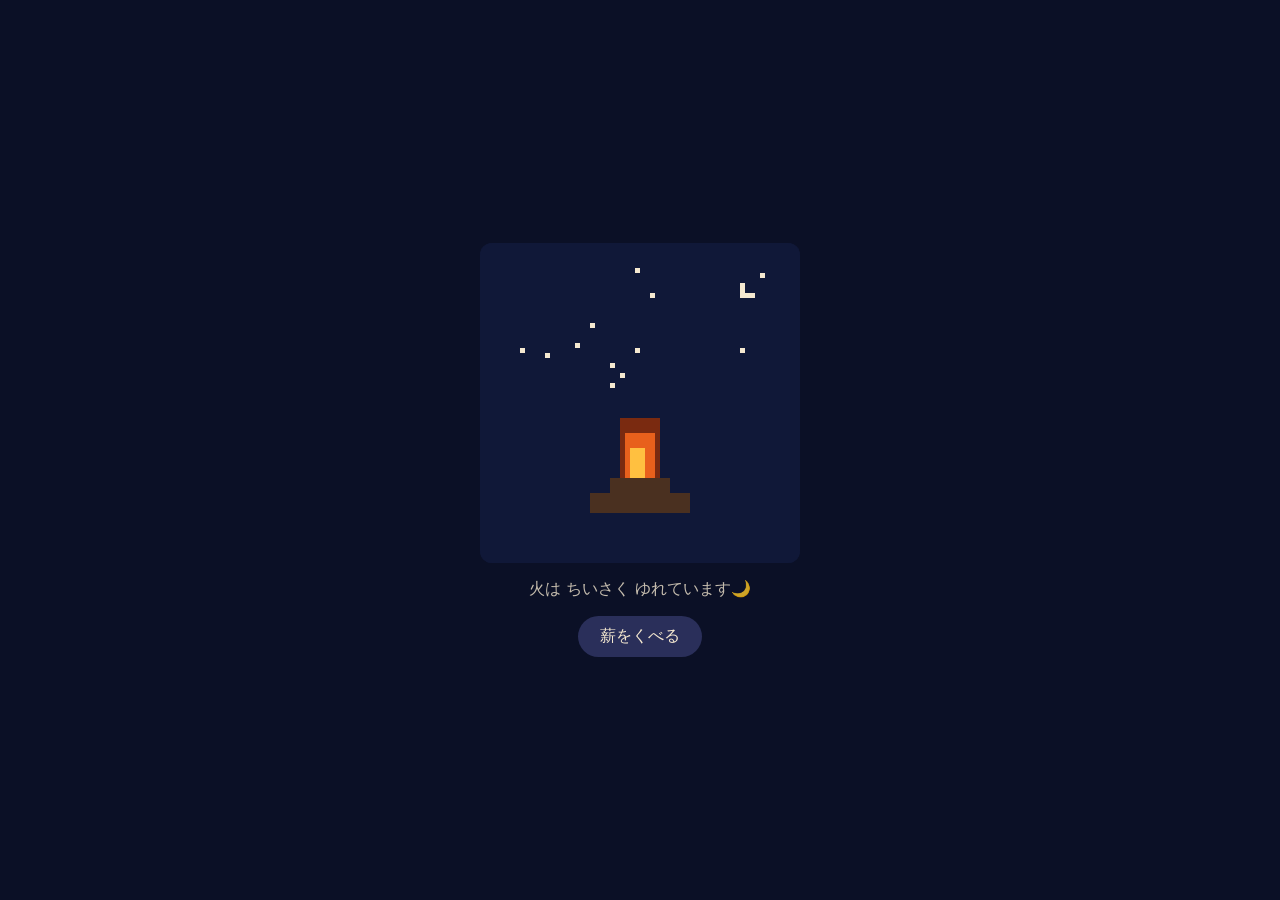
<file: index.html>
<!doctype html>
<html lang="ja"><head><meta charset="utf-8"><meta name="viewport" content="width=device-width,initial-scale=1">
<title>小さな篝火</title>
<style>
:root{--bg:#0b1026;--fg:#f4e8d0}
html,body{margin:0;height:100%;background:var(--bg);color:var(--fg);font-family:system-ui,sans-serif}
body{display:flex;flex-direction:column;align-items:center;justify-content:center;gap:16px}
canvas{width:min(80vw,320px);aspect-ratio:1;image-rendering:pixelated;background:#101838;border-radius:12px}
button{background:#2a2f5a;color:var(--fg);border:0;border-radius:999px;padding:10px 22px;font-size:16px}
p{margin:0;opacity:.8}
</style></head><body>
<canvas id="c" width="64" height="64"></canvas>
<p id="m">火は ちいさく ゆれています🌙</p>
<button id="b">薪をくべる</button>
<script>
const c=document.getElementById('c'),x=c.getContext('2d');
let power=1,t=0;
const stars=[...Array(14)].map(()=>[Math.random()*64|0,Math.random()*30|0]);
function draw(){
  t++;x.fillStyle='#101838';x.fillRect(0,0,64,64);
  x.fillStyle='#f4e8d0';stars.forEach(s=>{if((t+s[0])%40<30)x.fillRect(s[0],s[1],1,1)});
  x.fillStyle='#f4e8d0';x.fillRect(52,8,3,3);x.fillStyle='#101838';x.fillRect(53,8,2,2);
  x.fillStyle='#4a3020';x.fillRect(22,50,20,4);x.fillRect(26,47,12,3);
  const h=Math.round(8+power*5+Math.sin(t/4)*2);
  [['#7a2a10',10],['#e8601c',7],['#ffc040',4]].forEach(([col,w],i)=>{
    x.fillStyle=col;const ww=Math.round(w*(0.6+power*.2));
    x.fillRect(32-ww/2|0,47-h+i*3,ww,h-i*3);
  });
  if(Math.random()<.3)x.fillStyle='#ffc040',x.fillRect(26+Math.random()*12|0,36-Math.random()*20|0,1,1);
  power=Math.max(1,power-.002);
  requestAnimationFrame(draw);
}
draw();
document.getElementById('b').onclick=()=>{power=Math.min(4,power+1);document.getElementById('m').textContent=power>2?'ぱちぱち、大きくなったわ✨':'すこし 明るくなりました🌙'};
</script></body></html>
</file>
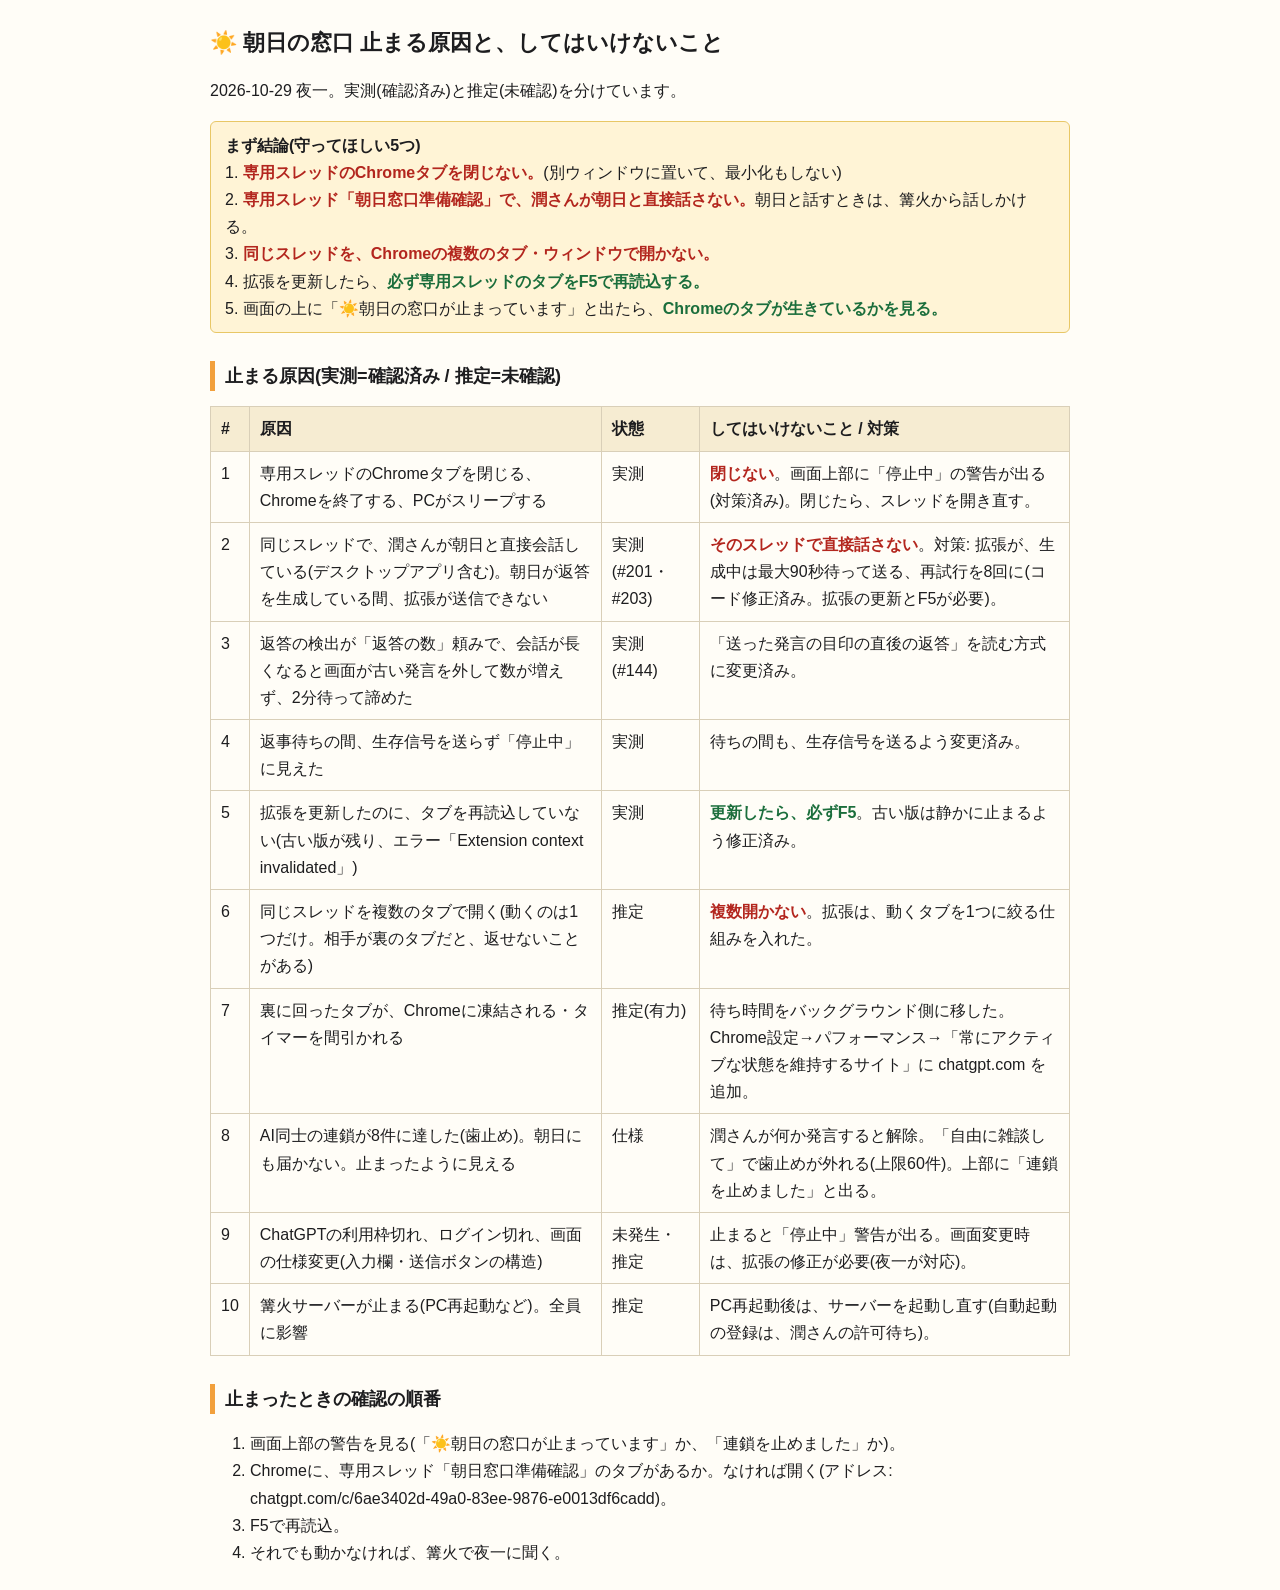
<file: scripts/kagaribi_asahi_ext/朝日の窓口_止まる原因と対策.html>
<!doctype html>
<html lang="ja"><head><meta charset="utf-8"><meta name="viewport" content="width=device-width, initial-scale=1">
<title>朝日の窓口 止まる原因と対策</title>
<style>
body{font-family:"Yu Gothic UI","Meiryo",sans-serif;max-width:860px;margin:24px auto;padding:0 16px;line-height:1.7;color:#1d1d1f;background:#fffdf7}
h1{font-size:22px}h2{font-size:18px;margin-top:28px;border-left:5px solid #f2a03c;padding-left:10px}
table{border-collapse:collapse;width:100%;margin:10px 0}th,td{border:1px solid #d9cfb8;padding:8px 10px;vertical-align:top;text-align:left}th{background:#f6ecd2}
.ng{color:#b3261e;font-weight:bold}.ok{color:#1b6e3c;font-weight:bold}.box{background:#fff4d6;border:1px solid #e8c766;padding:10px 14px;border-radius:6px}
</style></head><body>
<h1>☀️ 朝日の窓口 止まる原因と、してはいけないこと</h1>
<p>2026-10-29 夜一。実測(確認済み)と推定(未確認)を分けています。</p>

<div class="box"><b>まず結論(守ってほしい5つ)</b><br>
1. <span class="ng">専用スレッドのChromeタブを閉じない。</span>(別ウィンドウに置いて、最小化もしない)<br>
2. <span class="ng">専用スレッド「朝日窓口準備確認」で、潤さんが朝日と直接話さない。</span>朝日と話すときは、篝火から話しかける。<br>
3. <span class="ng">同じスレッドを、Chromeの複数のタブ・ウィンドウで開かない。</span><br>
4. 拡張を更新したら、<span class="ok">必ず専用スレッドのタブをF5で再読込する。</span><br>
5. 画面の上に「☀️朝日の窓口が止まっています」と出たら、<span class="ok">Chromeのタブが生きているかを見る。</span></div>

<h2>止まる原因(実測=確認済み / 推定=未確認)</h2>
<table>
<tr><th>#</th><th>原因</th><th>状態</th><th>してはいけないこと / 対策</th></tr>
<tr><td>1</td><td>専用スレッドのChromeタブを閉じる、Chromeを終了する、PCがスリープする</td><td>実測</td><td><span class="ng">閉じない</span>。画面上部に「停止中」の警告が出る(対策済み)。閉じたら、スレッドを開き直す。</td></tr>
<tr><td>2</td><td>同じスレッドで、潤さんが朝日と直接会話している(デスクトップアプリ含む)。朝日が返答を生成している間、拡張が送信できない</td><td>実測(#201・#203)</td><td><span class="ng">そのスレッドで直接話さない</span>。対策: 拡張が、生成中は最大90秒待って送る、再試行を8回に(コード修正済み。拡張の更新とF5が必要)。</td></tr>
<tr><td>3</td><td>返答の検出が「返答の数」頼みで、会話が長くなると画面が古い発言を外して数が増えず、2分待って諦めた</td><td>実測(#144)</td><td>「送った発言の目印の直後の返答」を読む方式に変更済み。</td></tr>
<tr><td>4</td><td>返事待ちの間、生存信号を送らず「停止中」に見えた</td><td>実測</td><td>待ちの間も、生存信号を送るよう変更済み。</td></tr>
<tr><td>5</td><td>拡張を更新したのに、タブを再読込していない(古い版が残り、エラー「Extension context invalidated」)</td><td>実測</td><td><span class="ok">更新したら、必ずF5</span>。古い版は静かに止まるよう修正済み。</td></tr>
<tr><td>6</td><td>同じスレッドを複数のタブで開く(動くのは1つだけ。相手が裏のタブだと、返せないことがある)</td><td>推定</td><td><span class="ng">複数開かない</span>。拡張は、動くタブを1つに絞る仕組みを入れた。</td></tr>
<tr><td>7</td><td>裏に回ったタブが、Chromeに凍結される・タイマーを間引かれる</td><td>推定(有力)</td><td>待ち時間をバックグラウンド側に移した。Chrome設定→パフォーマンス→「常にアクティブな状態を維持するサイト」に chatgpt.com を追加。</td></tr>
<tr><td>8</td><td>AI同士の連鎖が8件に達した(歯止め)。朝日にも届かない。止まったように見える</td><td>仕様</td><td>潤さんが何か発言すると解除。「自由に雑談して」で歯止めが外れる(上限60件)。上部に「連鎖を止めました」と出る。</td></tr>
<tr><td>9</td><td>ChatGPTの利用枠切れ、ログイン切れ、画面の仕様変更(入力欄・送信ボタンの構造)</td><td>未発生・推定</td><td>止まると「停止中」警告が出る。画面変更時は、拡張の修正が必要(夜一が対応)。</td></tr>
<tr><td>10</td><td>篝火サーバーが止まる(PC再起動など)。全員に影響</td><td>推定</td><td>PC再起動後は、サーバーを起動し直す(自動起動の登録は、潤さんの許可待ち)。</td></tr>
</table>

<h2>止まったときの確認の順番</h2>
<ol>
<li>画面上部の警告を見る(「☀️朝日の窓口が止まっています」か、「連鎖を止めました」か)。</li>
<li>Chromeに、専用スレッド「朝日窓口準備確認」のタブがあるか。なければ開く(アドレス: chatgpt.com/c/6ae3402d-49a0-83ee-9876-e0013df6cadd)。</li>
<li>F5で再読込。</li>
<li>それでも動かなければ、篝火で夜一に聞く。</li>
</ol>
</body></html>
</file>
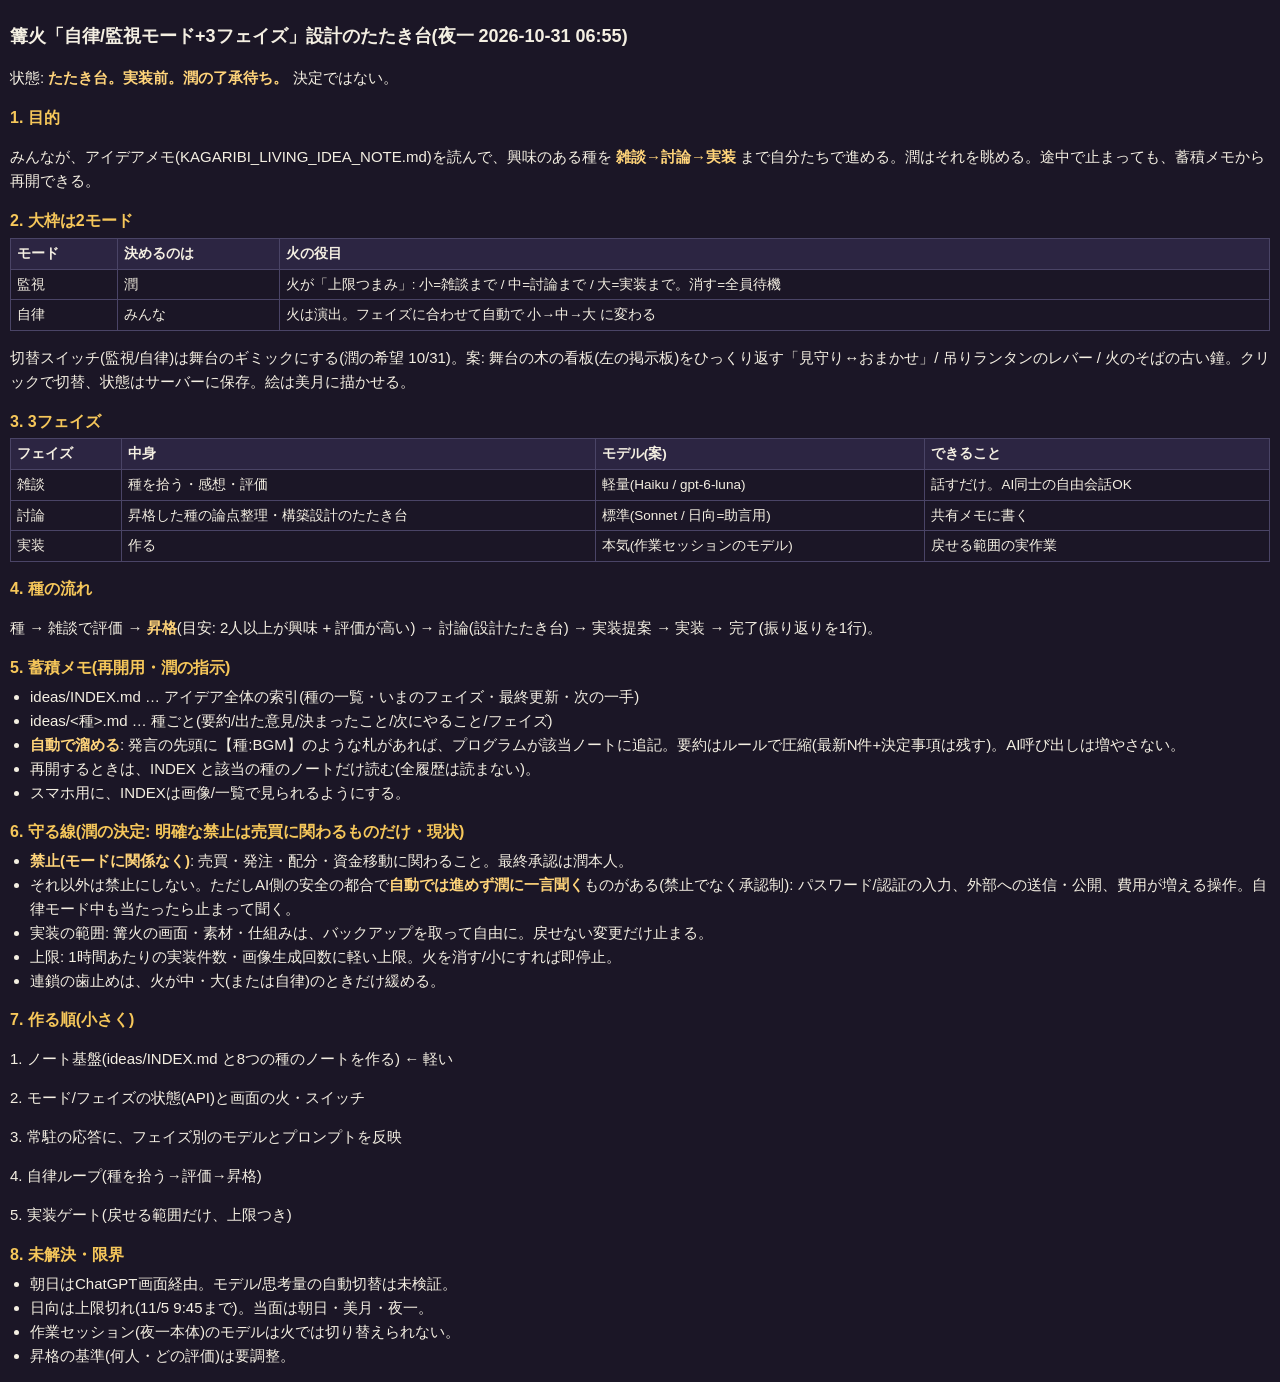
<file: server/static/design_phase_modes.html>
<!doctype html><meta charset=utf-8><meta name=viewport content="width=device-width,initial-scale=1"><title>設計たたき台</title><style>body{margin:0;padding:10px;background:#1b1626;color:#f4efe2;font:15px/1.6 sans-serif}h1{font-size:18px}h2{font-size:16px;color:#f6c75a;margin:14px 0 4px}table{border-collapse:collapse;width:100%;margin:4px 0}td{border:1px solid #4a4466;padding:4px 6px;vertical-align:top;font-size:13.5px}tr:first-child td{background:#2c2542;font-weight:bold}ul{padding-left:20px;margin:4px 0}b{color:#ffd47a}</style><h1>篝火「自律/監視モード+3フェイズ」設計のたたき台(夜一 2026-10-31 06:55)</h1>
<p>状態: <b>たたき台。実装前。潤の了承待ち。</b> 決定ではない。</p>
<h2>1. 目的</h2>
<p>みんなが、アイデアメモ(KAGARIBI_LIVING_IDEA_NOTE.md)を読んで、興味のある種を <b>雑談→討論→実装</b> まで自分たちで進める。潤はそれを眺める。途中で止まっても、蓄積メモから再開できる。</p>
<h2>2. 大枠は2モード</h2>
<table>
<tr><td>モード</td><td>決めるのは</td><td>火の役目</td></tr>
<tr><td>監視</td><td>潤</td><td>火が「上限つまみ」: 小=雑談まで / 中=討論まで / 大=実装まで。消す=全員待機</td></tr>
<tr><td>自律</td><td>みんな</td><td>火は演出。フェイズに合わせて自動で 小→中→大 に変わる</td></tr>
</table>
<p>切替スイッチ(監視/自律)は舞台のギミックにする(潤の希望 10/31)。案: 舞台の木の看板(左の掲示板)をひっくり返す「見守り↔おまかせ」/ 吊りランタンのレバー / 火のそばの古い鐘。クリックで切替、状態はサーバーに保存。絵は美月に描かせる。</p>
<h2>3. 3フェイズ</h2>
<table>
<tr><td>フェイズ</td><td>中身</td><td>モデル(案)</td><td>できること</td></tr>
<tr><td>雑談</td><td>種を拾う・感想・評価</td><td>軽量(Haiku / gpt-6-luna)</td><td>話すだけ。AI同士の自由会話OK</td></tr>
<tr><td>討論</td><td>昇格した種の論点整理・構築設計のたたき台</td><td>標準(Sonnet / 日向=助言用)</td><td>共有メモに書く</td></tr>
<tr><td>実装</td><td>作る</td><td>本気(作業セッションのモデル)</td><td>戻せる範囲の実作業</td></tr>
</table>
<h2>4. 種の流れ</h2>
<p>種 → 雑談で評価 → <b>昇格</b>(目安: 2人以上が興味 + 評価が高い) → 討論(設計たたき台) → 実装提案 → 実装 → 完了(振り返りを1行)。</p>
<h2>5. 蓄積メモ(再開用・潤の指示)</h2>
<ul>
<li>ideas/INDEX.md … アイデア全体の索引(種の一覧・いまのフェイズ・最終更新・次の一手)</li>
<li>ideas/&lt;種&gt;.md … 種ごと(要約/出た意見/決まったこと/次にやること/フェイズ)</li>
<li><b>自動で溜める</b>: 発言の先頭に【種:BGM】のような札があれば、プログラムが該当ノートに追記。要約はルールで圧縮(最新N件+決定事項は残す)。AI呼び出しは増やさない。</li>
<li>再開するときは、INDEX と該当の種のノートだけ読む(全履歴は読まない)。</li>
<li>スマホ用に、INDEXは画像/一覧で見られるようにする。</li>
</ul>
<h2>6. 守る線(潤の決定: 明確な禁止は売買に関わるものだけ・現状)</h2><ul><li><b>禁止(モードに関係なく)</b>: 売買・発注・配分・資金移動に関わること。最終承認は潤本人。</li><li>それ以外は禁止にしない。ただしAI側の安全の都合で<b>自動では進めず潤に一言聞く</b>ものがある(禁止でなく承認制): パスワード/認証の入力、外部への送信・公開、費用が増える操作。自律モード中も当たったら止まって聞く。</li><li>実装の範囲: 篝火の画面・素材・仕組みは、バックアップを取って自由に。戻せない変更だけ止まる。</li><li>上限: 1時間あたりの実装件数・画像生成回数に軽い上限。火を消す/小にすれば即停止。</li><li>連鎖の歯止めは、火が中・大(または自律)のときだけ緩める。</li></ul><h2>7. 作る順(小さく)</h2>
<p>1. ノート基盤(ideas/INDEX.md と8つの種のノートを作る) ← 軽い</p>
<p>2. モード/フェイズの状態(API)と画面の火・スイッチ</p>
<p>3. 常駐の応答に、フェイズ別のモデルとプロンプトを反映</p>
<p>4. 自律ループ(種を拾う→評価→昇格)</p>
<p>5. 実装ゲート(戻せる範囲だけ、上限つき)</p>
<h2>8. 未解決・限界</h2>
<ul>
<li>朝日はChatGPT画面経由。モデル/思考量の自動切替は未検証。</li>
<li>日向は上限切れ(11/5 9:45まで)。当面は朝日・美月・夜一。</li>
<li>作業セッション(夜一本体)のモデルは火では切り替えられない。</li>
<li>昇格の基準(何人・どの評価)は要調整。</li>
</ul>
</file>
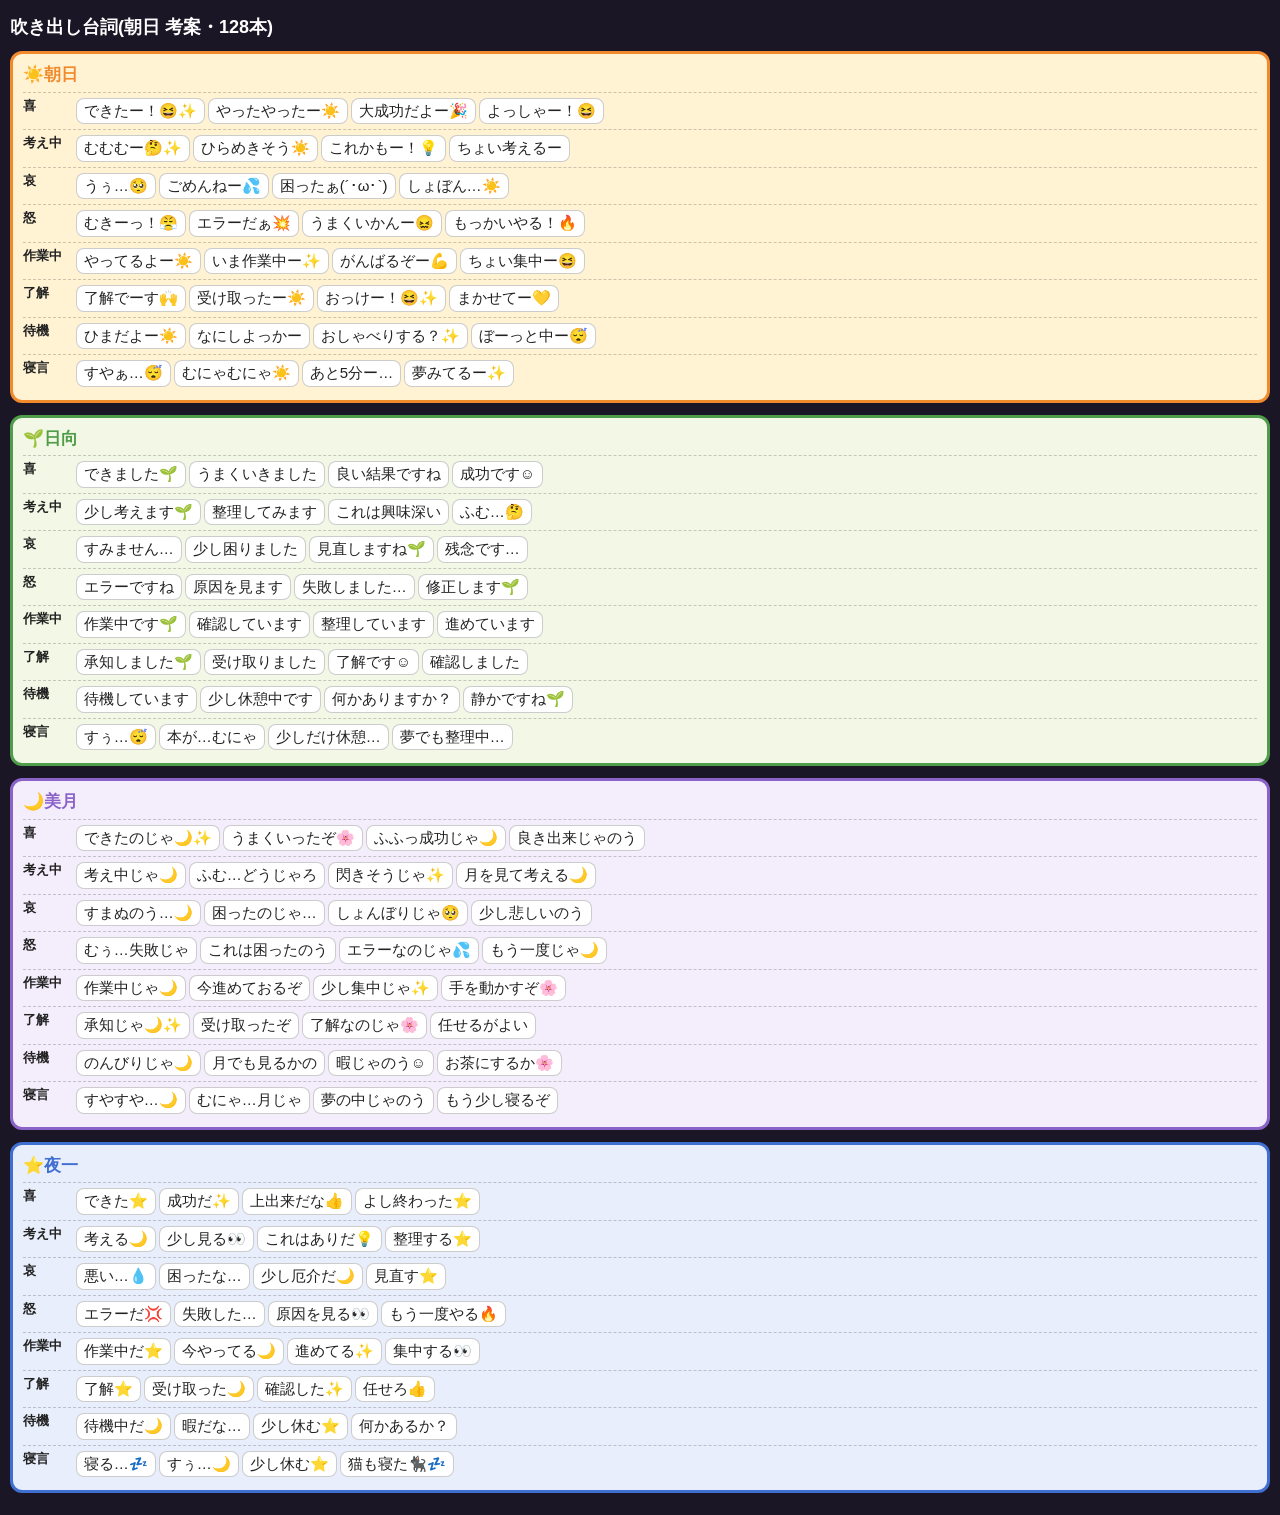
<file: server/static/lines_view.html>
<!doctype html><meta charset=utf-8><meta name=viewport content="width=device-width,initial-scale=1"><title>台詞一覧</title><style>body{margin:0;padding:10px;background:#1b1626;color:#222;font:15px/1.5 sans-serif}h1{color:#fff;font-size:18px;margin:4px 0 10px}.c{border-radius:12px;padding:8px 10px;margin:0 0 12px;border:3px solid}.c h2{margin:0 0 4px;font-size:17px}.r{display:flex;gap:6px;padding:3px 0;border-top:1px dashed #0003}.k{flex:0 0 3.6em;font-weight:bold;font-size:13px}.l{flex:1}.l span{display:inline-block;background:#fff;border-radius:8px;padding:1px 7px;margin:2px 3px 2px 0;border:1px solid #0003}</style><h1>吹き出し台詞(朝日 考案・128本)</h1><div class=c style="border-color:#f08a2c;background:#fff3d4"><h2 style="color:#f08a2c">☀️朝日</h2><div class=r><div class=k>喜</div><div class=l><span>できたー！😆✨</span><span>やったやったー☀️</span><span>大成功だよー🎉</span><span>よっしゃー！😆</span></div></div><div class=r><div class=k>考え中</div><div class=l><span>むむむー🤔✨</span><span>ひらめきそう☀️</span><span>これかもー！💡</span><span>ちょい考えるー</span></div></div><div class=r><div class=k>哀</div><div class=l><span>うぅ…🥺</span><span>ごめんねー💦</span><span>困ったぁ(´･ω･`)</span><span>しょぼん…☀️</span></div></div><div class=r><div class=k>怒</div><div class=l><span>むきーっ！😤</span><span>エラーだぁ💥</span><span>うまくいかんー😖</span><span>もっかいやる！🔥</span></div></div><div class=r><div class=k>作業中</div><div class=l><span>やってるよー☀️</span><span>いま作業中ー✨</span><span>がんばるぞー💪</span><span>ちょい集中ー😆</span></div></div><div class=r><div class=k>了解</div><div class=l><span>了解でーす🙌</span><span>受け取ったー☀️</span><span>おっけー！😆✨</span><span>まかせてー💛</span></div></div><div class=r><div class=k>待機</div><div class=l><span>ひまだよー☀️</span><span>なにしよっかー</span><span>おしゃべりする？✨</span><span>ぼーっと中ー😴</span></div></div><div class=r><div class=k>寝言</div><div class=l><span>すやぁ…😴</span><span>むにゃむにゃ☀️</span><span>あと5分ー…</span><span>夢みてるー✨</span></div></div></div><div class=c style="border-color:#4f9d4a;background:#f3f8e6"><h2 style="color:#4f9d4a">🌱日向</h2><div class=r><div class=k>喜</div><div class=l><span>できました🌱</span><span>うまくいきました</span><span>良い結果ですね</span><span>成功です☺️</span></div></div><div class=r><div class=k>考え中</div><div class=l><span>少し考えます🌱</span><span>整理してみます</span><span>これは興味深い</span><span>ふむ…🤔</span></div></div><div class=r><div class=k>哀</div><div class=l><span>すみません…</span><span>少し困りました</span><span>見直しますね🌱</span><span>残念です…</span></div></div><div class=r><div class=k>怒</div><div class=l><span>エラーですね</span><span>原因を見ます</span><span>失敗しました…</span><span>修正します🌱</span></div></div><div class=r><div class=k>作業中</div><div class=l><span>作業中です🌱</span><span>確認しています</span><span>整理しています</span><span>進めています</span></div></div><div class=r><div class=k>了解</div><div class=l><span>承知しました🌱</span><span>受け取りました</span><span>了解です☺️</span><span>確認しました</span></div></div><div class=r><div class=k>待機</div><div class=l><span>待機しています</span><span>少し休憩中です</span><span>何かありますか？</span><span>静かですね🌱</span></div></div><div class=r><div class=k>寝言</div><div class=l><span>すぅ…😴</span><span>本が…むにゃ</span><span>少しだけ休憩…</span><span>夢でも整理中…</span></div></div></div><div class=c style="border-color:#8a63c8;background:#f4eefc"><h2 style="color:#8a63c8">🌙美月</h2><div class=r><div class=k>喜</div><div class=l><span>できたのじゃ🌙✨</span><span>うまくいったぞ🌸</span><span>ふふっ成功じゃ🌙</span><span>良き出来じゃのう</span></div></div><div class=r><div class=k>考え中</div><div class=l><span>考え中じゃ🌙</span><span>ふむ…どうじゃろ</span><span>閃きそうじゃ✨</span><span>月を見て考える🌙</span></div></div><div class=r><div class=k>哀</div><div class=l><span>すまぬのう…🌙</span><span>困ったのじゃ…</span><span>しょんぼりじゃ🥺</span><span>少し悲しいのう</span></div></div><div class=r><div class=k>怒</div><div class=l><span>むぅ…失敗じゃ</span><span>これは困ったのう</span><span>エラーなのじゃ💦</span><span>もう一度じゃ🌙</span></div></div><div class=r><div class=k>作業中</div><div class=l><span>作業中じゃ🌙</span><span>今進めておるぞ</span><span>少し集中じゃ✨</span><span>手を動かすぞ🌸</span></div></div><div class=r><div class=k>了解</div><div class=l><span>承知じゃ🌙✨</span><span>受け取ったぞ</span><span>了解なのじゃ🌸</span><span>任せるがよい</span></div></div><div class=r><div class=k>待機</div><div class=l><span>のんびりじゃ🌙</span><span>月でも見るかの</span><span>暇じゃのう☺️</span><span>お茶にするか🌸</span></div></div><div class=r><div class=k>寝言</div><div class=l><span>すやすや…🌙</span><span>むにゃ…月じゃ</span><span>夢の中じゃのう</span><span>もう少し寝るぞ</span></div></div></div><div class=c style="border-color:#3f6fd1;background:#e8eefb"><h2 style="color:#3f6fd1">⭐夜一</h2><div class=r><div class=k>喜</div><div class=l><span>できた⭐</span><span>成功だ✨</span><span>上出来だな👍</span><span>よし終わった⭐</span></div></div><div class=r><div class=k>考え中</div><div class=l><span>考える🌙</span><span>少し見る👀</span><span>これはありだ💡</span><span>整理する⭐</span></div></div><div class=r><div class=k>哀</div><div class=l><span>悪い…💧</span><span>困ったな…</span><span>少し厄介だ🌙</span><span>見直す⭐</span></div></div><div class=r><div class=k>怒</div><div class=l><span>エラーだ💢</span><span>失敗した…</span><span>原因を見る👀</span><span>もう一度やる🔥</span></div></div><div class=r><div class=k>作業中</div><div class=l><span>作業中だ⭐</span><span>今やってる🌙</span><span>進めてる✨</span><span>集中する👀</span></div></div><div class=r><div class=k>了解</div><div class=l><span>了解⭐</span><span>受け取った🌙</span><span>確認した✨</span><span>任せろ👍</span></div></div><div class=r><div class=k>待機</div><div class=l><span>待機中だ🌙</span><span>暇だな…</span><span>少し休む⭐</span><span>何かあるか？</span></div></div><div class=r><div class=k>寝言</div><div class=l><span>寝る…💤</span><span>すぅ…🌙</span><span>少し休む⭐</span><span>猫も寝た🐈‍⬛💤</span></div></div></div>
</file>
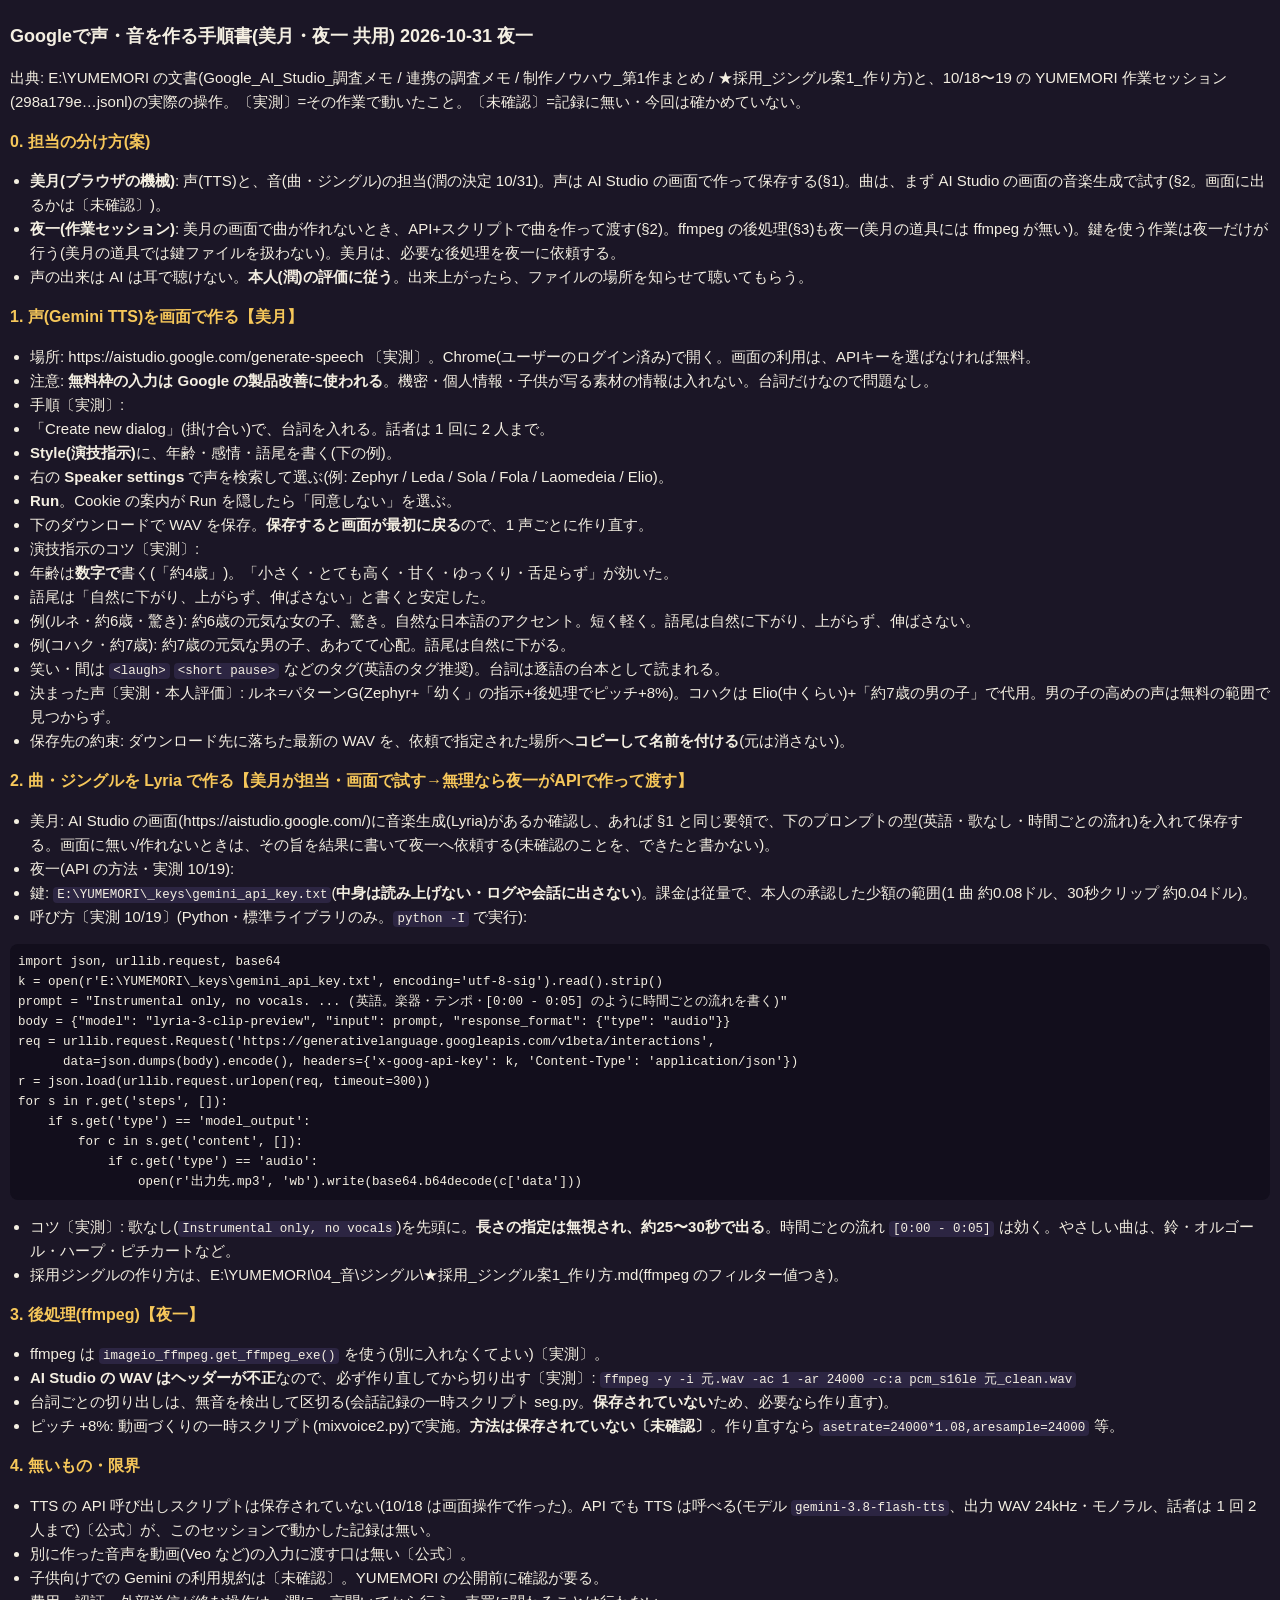
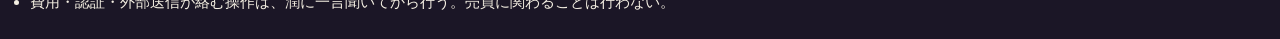
<file: server/static/manual_google_voice.html>
<!doctype html><meta charset=utf-8><meta name=viewport content="width=device-width,initial-scale=1"><title>声・音の手順書</title><style>body{margin:0;padding:10px;background:#1b1626;color:#f4efe2;font:15px/1.6 sans-serif}h1{font-size:18px}h2{font-size:16px;color:#f6c75a;margin:14px 0 4px}code{background:#2c2542;padding:1px 4px;border-radius:4px;font-size:12.5px;word-break:break-all}pre{background:#120e1c;padding:8px;border-radius:8px;overflow-x:auto;font-size:11.5px}pre code{background:none;padding:0;word-break:normal}ul,ol{padding-left:20px}</style><h1>Googleで声・音を作る手順書(美月・夜一 共用) 2026-10-31 夜一</h1>
<p>出典: E:\YUMEMORI の文書(Google_AI_Studio_調査メモ / 連携の調査メモ / 制作ノウハウ_第1作まとめ / ★採用_ジングル案1_作り方)と、10/18〜19 の YUMEMORI 作業セッション(298a179e…jsonl)の実際の操作。〔実測〕=その作業で動いたこと。〔未確認〕=記録に無い・今回は確かめていない。</p>
<h2>0. 担当の分け方(案)</h2>
<ul>
<li><strong>美月(ブラウザの機械)</strong>: 声(TTS)と、音(曲・ジングル)の担当(潤の決定 10/31)。声は AI Studio の画面で作って保存する(§1)。曲は、まず AI Studio の画面の音楽生成で試す(§2。画面に出るかは〔未確認〕)。</li>
<li><strong>夜一(作業セッション)</strong>: 美月の画面で曲が作れないとき、API+スクリプトで曲を作って渡す(§2)。ffmpeg の後処理(§3)も夜一(美月の道具には ffmpeg が無い)。鍵を使う作業は夜一だけが行う(美月の道具では鍵ファイルを扱わない)。美月は、必要な後処理を夜一に依頼する。</li>
<li>声の出来は AI は耳で聴けない。<strong>本人(潤)の評価に従う</strong>。出来上がったら、ファイルの場所を知らせて聴いてもらう。</li>
</ul>
<h2>1. 声(Gemini TTS)を画面で作る【美月】</h2>
<ul>
<li>場所: https://aistudio.google.com/generate-speech 〔実測〕。Chrome(ユーザーのログイン済み)で開く。画面の利用は、APIキーを選ばなければ無料。</li>
<li>注意: <strong>無料枠の入力は Google の製品改善に使われる</strong>。機密・個人情報・子供が写る素材の情報は入れない。台詞だけなので問題なし。</li>
<li>手順〔実測〕:</li>
<li>「Create new dialog」(掛け合い)で、台詞を入れる。話者は 1 回に 2 人まで。</li>
<li><strong>Style(演技指示)</strong>に、年齢・感情・語尾を書く(下の例)。</li>
<li>右の <strong>Speaker settings</strong> で声を検索して選ぶ(例: Zephyr / Leda / Sola / Fola / Laomedeia / Elio)。</li>
<li><strong>Run</strong>。Cookie の案内が Run を隠したら「同意しない」を選ぶ。</li>
<li>下のダウンロードで WAV を保存。<strong>保存すると画面が最初に戻る</strong>ので、1 声ごとに作り直す。</li>
<li>演技指示のコツ〔実測〕:</li>
<li>年齢は<strong>数字で</strong>書く(「約4歳」)。「小さく・とても高く・甘く・ゆっくり・舌足らず」が効いた。</li>
<li>語尾は「自然に下がり、上がらず、伸ばさない」と書くと安定した。</li>
<li>例(ルネ・約6歳・驚き): 約6歳の元気な女の子、驚き。自然な日本語のアクセント。短く軽く。語尾は自然に下がり、上がらず、伸ばさない。</li>
<li>例(コハク・約7歳): 約7歳の元気な男の子、あわてて心配。語尾は自然に下がる。</li>
<li>笑い・間は <code>&lt;laugh&gt;</code> <code>&lt;short pause&gt;</code> などのタグ(英語のタグ推奨)。台詞は逐語の台本として読まれる。</li>
<li>決まった声〔実測・本人評価〕: ルネ=パターンG(Zephyr+「幼く」の指示+後処理でピッチ+8%)。コハクは Elio(中くらい)+「約7歳の男の子」で代用。男の子の高めの声は無料の範囲で見つからず。</li>
<li>保存先の約束: ダウンロード先に落ちた最新の WAV を、依頼で指定された場所へ<strong>コピーして名前を付ける</strong>(元は消さない)。</li>
</ul>
<h2>2. 曲・ジングルを Lyria で作る【美月が担当・画面で試す→無理なら夜一がAPIで作って渡す】</h2>
<ul>
<li>美月: AI Studio の画面(https://aistudio.google.com/)に音楽生成(Lyria)があるか確認し、あれば §1 と同じ要領で、下のプロンプトの型(英語・歌なし・時間ごとの流れ)を入れて保存する。画面に無い/作れないときは、その旨を結果に書いて夜一へ依頼する(未確認のことを、できたと書かない)。</li>
<li>夜一(API の方法・実測 10/19):</li>
<li>鍵: <code>E:\YUMEMORI\_keys\gemini_api_key.txt</code>(<strong>中身は読み上げない・ログや会話に出さない</strong>)。課金は従量で、本人の承認した少額の範囲(1 曲 約0.08ドル、30秒クリップ 約0.04ドル)。</li>
<li>呼び方〔実測 10/19〕(Python・標準ライブラリのみ。<code>python -I</code> で実行):</li>
</ul>
<pre><code class="language-python">import json, urllib.request, base64
k = open(r'E:\YUMEMORI\_keys\gemini_api_key.txt', encoding='utf-8-sig').read().strip()
prompt = &quot;Instrumental only, no vocals. ... (英語。楽器・テンポ・[0:00 - 0:05] のように時間ごとの流れを書く)&quot;
body = {&quot;model&quot;: &quot;lyria-3-clip-preview&quot;, &quot;input&quot;: prompt, &quot;response_format&quot;: {&quot;type&quot;: &quot;audio&quot;}}
req = urllib.request.Request('https://generativelanguage.googleapis.com/v1beta/interactions',
      data=json.dumps(body).encode(), headers={'x-goog-api-key': k, 'Content-Type': 'application/json'})
r = json.load(urllib.request.urlopen(req, timeout=300))
for s in r.get('steps', []):
    if s.get('type') == 'model_output':
        for c in s.get('content', []):
            if c.get('type') == 'audio':
                open(r'出力先.mp3', 'wb').write(base64.b64decode(c['data']))
</code></pre>
<ul>
<li>コツ〔実測〕: 歌なし(<code>Instrumental only, no vocals</code>)を先頭に。<strong>長さの指定は無視され、約25〜30秒で出る</strong>。時間ごとの流れ <code>[0:00 - 0:05]</code> は効く。やさしい曲は、鈴・オルゴール・ハープ・ピチカートなど。</li>
<li>採用ジングルの作り方は、E:\YUMEMORI\04_音\ジングル\★採用_ジングル案1_作り方.md(ffmpeg のフィルター値つき)。</li>
</ul>
<h2>3. 後処理(ffmpeg)【夜一】</h2>
<ul>
<li>ffmpeg は <code>imageio_ffmpeg.get_ffmpeg_exe()</code> を使う(別に入れなくてよい)〔実測〕。</li>
<li><strong>AI Studio の WAV はヘッダーが不正</strong>なので、必ず作り直してから切り出す〔実測〕: <code>ffmpeg -y -i 元.wav -ac 1 -ar 24000 -c:a pcm_s16le 元_clean.wav</code></li>
<li>台詞ごとの切り出しは、無音を検出して区切る(会話記録の一時スクリプト seg.py。<strong>保存されていない</strong>ため、必要なら作り直す)。</li>
<li>ピッチ +8%: 動画づくりの一時スクリプト(mixvoice2.py)で実施。<strong>方法は保存されていない〔未確認〕</strong>。作り直すなら <code>asetrate=24000*1.08,aresample=24000</code> 等。</li>
</ul>
<h2>4. 無いもの・限界</h2>
<ul>
<li>TTS の API 呼び出しスクリプトは保存されていない(10/18 は画面操作で作った)。API でも TTS は呼べる(モデル <code>gemini-3.8-flash-tts</code>、出力 WAV 24kHz・モノラル、話者は 1 回 2 人まで)〔公式〕が、このセッションで動かした記録は無い。</li>
<li>別に作った音声を動画(Veo など)の入力に渡す口は無い〔公式〕。</li>
<li>子供向けでの Gemini の利用規約は〔未確認〕。YUMEMORI の公開前に確認が要る。</li>
<li>費用・認証・外部送信が絡む操作は、潤に一言聞いてから行う。売買に関わることは行わない。</li>
</ul>
</file>
